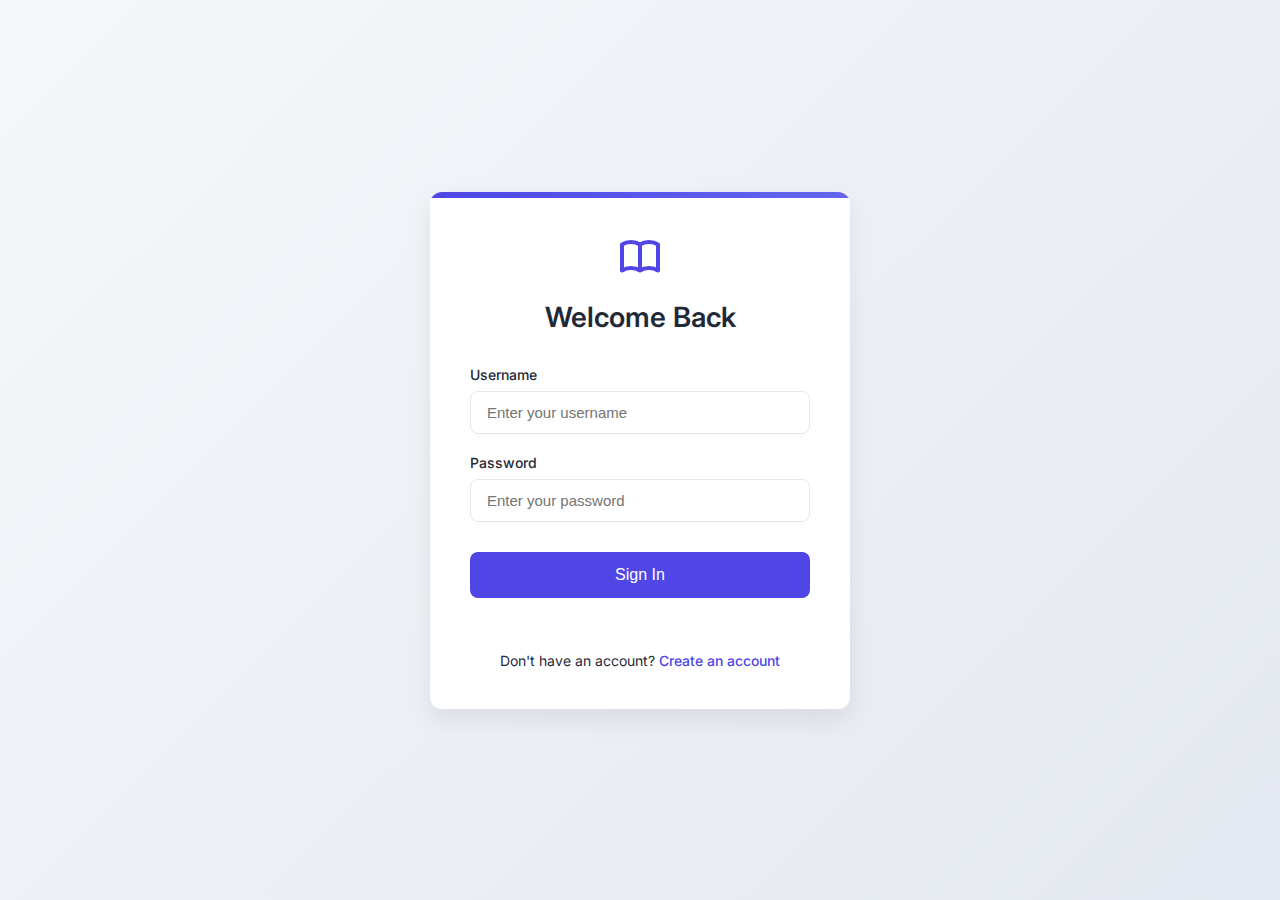
<file: store/frontend/index.html>
<!DOCTYPE html>
<html lang="en">
<head>
    <meta charset="UTF-8">
    <meta name="viewport" content="width=device-width, initial-scale=1.0">
    <title>Bookstore</title>
    <link rel="stylesheet" href="https://fonts.googleapis.com/css2?family=Inter:wght@300;400;500;600&display=swap">
    <style>
        :root {
            --primary: #4F46E5;
            --primary-light: #6366F1;
            --dark: #1F2937;
            --light: #F9FAFB;
            --gray: #E5E7EB;
            --error: #EF4444;
            --success: #10B981;
        }
        
        * {
            margin: 0;
            padding: 0;
            box-sizing: border-box;
        }
        
        body {
            font-family: 'Inter', sans-serif;
            background-color: #f5f5f5;
            color: var(--dark);
            padding: 2rem;
            min-height: 100vh;
            background-image: linear-gradient(135deg, #f5f7fa 0%, #e4e8f0 100%);
        }
        
        .container {
            max-width: 1200px;
            margin: 0 auto;
        }
        
        header {
            display: flex;
            justify-content: space-between;
            align-items: center;
            margin-bottom: 2.5rem;
            padding-bottom: 1rem;
            border-bottom: 1px solid var(--gray);
        }
        
        h1 {
            font-size: 2rem;
            font-weight: 600;
            color: var(--dark);
        }
        
        #show-cart-btn {
            background-color: var(--primary);
            color: white;
            border: none;
            padding: 0.75rem 1.5rem;
            border-radius: 8px;
            font-size: 1rem;
            font-weight: 500;
            cursor: pointer;
            transition: all 0.2s;
            display: flex;
            align-items: center;
            gap: 0.5rem;
        }
        
        #show-cart-btn:hover {
            background-color: var(--primary-light);
            transform: translateY(-2px);
            box-shadow: 0 4px 8px rgba(0, 0, 0, 0.1);
        }
        
        #show-cart-btn:active {
            transform: translateY(0);
        }
        
        #show-cart-btn svg {
            width: 1.25rem;
            height: 1.25rem;
        }
        
        #book-list {
            display: grid;
            grid-template-columns: repeat(auto-fill, minmax(300px, 1fr));
            gap: 1.5rem;
        }
        
        .book-card {
            background-color: white;
            border-radius: 12px;
            box-shadow: 0 4px 12px rgba(0, 0, 0, 0.08);
            padding: 1.5rem;
            transition: all 0.3s ease;
            display: flex;
            flex-direction: column;
            gap: 0.75rem;
            border: 1px solid var(--gray);
        }
        
        .book-card:hover {
            transform: translateY(-5px);
            box-shadow: 0 8px 24px rgba(0, 0, 0, 0.12);
        }
        
        .book-card h3 {
            font-size: 1.25rem;
            font-weight: 600;
            color: var(--dark);
            margin-bottom: 0.25rem;
        }
        
        .book-card .author {
            font-size: 0.9rem;
            color: #6B7280;
            font-style: italic;
        }
        
        .book-card .price {
            font-size: 1.1rem;
            font-weight: 600;
            color: var(--primary);
            margin: 0.5rem 0;
        }
        
        .add-to-cart-btn {
            background-color: var(--primary);
            color: white;
            border: none;
            padding: 0.75rem;
            border-radius: 8px;
            font-size: 0.9rem;
            font-weight: 500;
            cursor: pointer;
            transition: all 0.2s;
            margin-top: auto;
            display: flex;
            align-items: center;
            justify-content: center;
            gap: 0.5rem;
        }
        
        .add-to-cart-btn:hover {
            background-color: var(--primary-light);
        }
        
        .add-to-cart-btn svg {
            width: 1rem;
            height: 1rem;
        }
        
        @media (max-width: 768px) {
            body {
                padding: 1.5rem;
            }
            
            header {
                flex-direction: column;
                align-items: flex-start;
                gap: 1rem;
            }
            
            #book-list {
                grid-template-columns: 1fr;
            }
        }
    </style>
</head>
<body>
    <div class="container">
        <header>
            <h1>Available Books</h1>
            <button id="show-cart-btn">
                <svg xmlns="http://www.w3.org/2000/svg" fill="none" viewBox="0 0 24 24" stroke="currentColor">
                    <path stroke-linecap="round" stroke-linejoin="round" stroke-width="2" d="M3 3h2l.4 2M7 13h10l4-8H5.4M7 13L5.4 5M7 13l-2.293 2.293c-.63.63-.184 1.707.707 1.707H17m0 0a2 2 0 100 4 2 2 0 000-4zm-8 2a2 2 0 11-4 0 2 2 0 014 0z" />
                </svg>
                View Cart
            </button>
        </header>
        
        <div id="book-list">
            <!-- Book cards will be inserted here by JavaScript -->
            <div class="book-card">
                <h3>A.P.J. Abdul Kalam</h3>
                <p class="author">Author: Arun Tiwari</p>
                <p class="price">$100.00</p>
                <button class="add-to-cart-btn" data-book-id="1">
                    <svg xmlns="http://www.w3.org/2000/svg" fill="none" viewBox="0 0 24 24" stroke="currentColor">
                        <path stroke-linecap="round" stroke-linejoin="round" stroke-width="2" d="M12 6v6m0 0v6m0-6h6m-6 0H6" />
                    </svg>
                    Add to Cart
                </button>
            </div>
        </div>
    </div>
    <script src="script.js"></script>
</body>
</html>
</file>
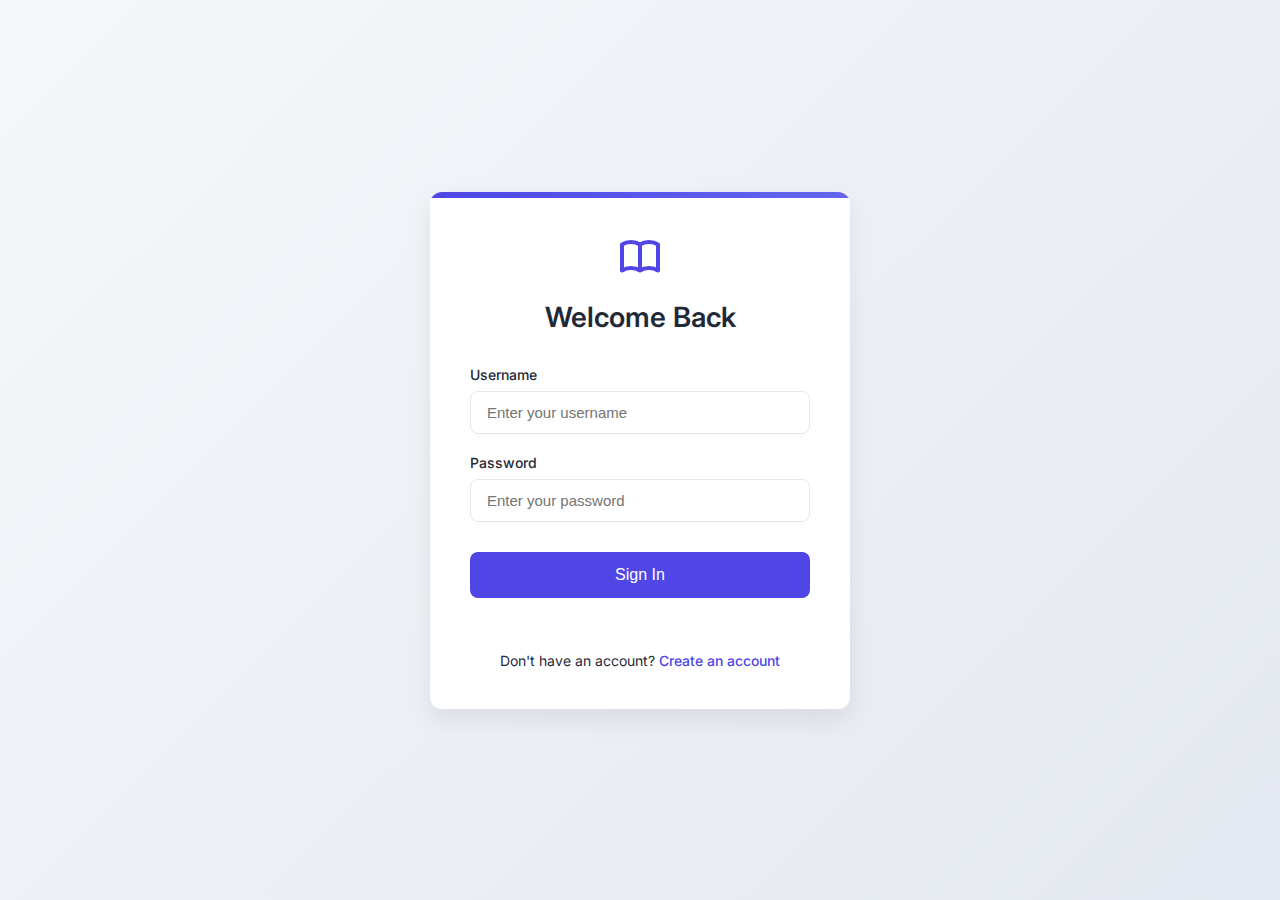
<file: store/frontend/cart.html>
<!DOCTYPE html>
<html lang="en">
<head>
    <meta charset="UTF-8">
    <meta name="viewport" content="width=device-width, initial-scale=1.0">
    <title>Your Cart</title>
    <link rel="stylesheet" href="https://fonts.googleapis.com/css2?family=Inter:wght@300;400;500;600&display=swap">
    <style>
        :root {
            --primary: #4F46E5;
            --primary-light: #6366F1;
            --dark: #1F2937;
            --light: #F9FAFB;
            --gray: #E5E7EB;
            --error: #EF4444;
            --success: #10B981;
        }
        
        * {
            margin: 0;
            padding: 0;
            box-sizing: border-box;
        }
        
        body {
            font-family: 'Inter', sans-serif;
            background-color: #f5f5f5;
            color: var(--dark);
            padding: 2rem;
            min-height: 100vh;
            background-image: linear-gradient(135deg, #f5f7fa 0%, #e4e8f0 100%);
        }
        
        .container {
            max-width: 800px;
            margin: 0 auto;
        }
        
        h1 {
            font-size: 2rem;
            font-weight: 600;
            color: var(--dark);
            margin-bottom: 2rem;
            text-align: center;
        }
        
        #cart-items {
            background-color: white;
            border-radius: 12px;
            box-shadow: 0 4px 12px rgba(0, 0, 0, 0.08);
            padding: 1.5rem;
            margin-bottom: 2rem;
        }
        
        .cart-item {
            display: grid;
            grid-template-columns: 1fr auto auto;
            gap: 1rem;
            align-items: center;
            padding: 1rem 0;
            border-bottom: 1px solid var(--gray);
        }
        
        .cart-item:last-child {
            border-bottom: none;
        }
        
        .cart-item h3 {
            font-size: 1.1rem;
            font-weight: 600;
            color: var(--dark);
        }
        
        .cart-item .quantity {
            display: flex;
            align-items: center;
            gap: 0.5rem;
        }
        
        .cart-item .price {
            font-weight: 600;
            color: var(--primary);
            min-width: 80px;
            text-align: right;
        }
        
        .empty-cart {
            text-align: center;
            padding: 2rem;
            color: #6B7280;
        }
        
        .cart-actions {
            display: flex;
            justify-content: space-between;
            align-items: center;
            margin-top: 2rem;
        }
        
        .continue-shopping {
            display: inline-flex;
            align-items: center;
            gap: 0.5rem;
            color: var(--primary);
            text-decoration: none;
            font-weight: 500;
            transition: color 0.2s;
        }
        
        .continue-shopping:hover {
            color: var(--primary-light);
            text-decoration: underline;
        }
        
        .continue-shopping svg {
            width: 1rem;
            height: 1rem;
        }
        
        .checkout-btn {
            background-color: var(--primary);
            color: white;
            border: none;
            padding: 0.75rem 1.5rem;
            border-radius: 8px;
            font-size: 1rem;
            font-weight: 500;
            cursor: pointer;
            transition: all 0.2s;
        }
        
        .checkout-btn:hover {
            background-color: var(--primary-light);
            transform: translateY(-2px);
            box-shadow: 0 4px 8px rgba(0, 0, 0, 0.1);
        }
        
        .checkout-btn:active {
            transform: translateY(0);
        }
        
        .cart-total {
            text-align: right;
            font-size: 1.2rem;
            font-weight: 600;
            margin: 1rem 0;
            color: var(--dark);
        }
        
        @media (max-width: 600px) {
            .cart-item {
                grid-template-columns: 1fr;
                gap: 0.5rem;
            }
            
            .cart-item .price {
                text-align: left;
            }
            
            .cart-actions {
                flex-direction: column-reverse;
                gap: 1rem;
                align-items: flex-start;
            }
        }
    </style>
</head>
<body>
    <div class="container">
        <h1>Your Shopping Cart</h1>
        
        <div id="cart-items">
            <!-- Example cart item (will be replaced by JavaScript) -->
            <div class="cart-item">
                <h3>A.P.J. Abdul Kalam</h3>
                <div class="quantity">Quantity: 6</div>
                <div class="price">$100.00</div>
            </div>
            
            <!-- Cart total will be added by JavaScript -->
            <div class="cart-total">Total: $600.00</div>
        </div>
        
        <div class="cart-actions">
            <a href="index.html" class="continue-shopping">
                <svg xmlns="http://www.w3.org/2000/svg" fill="none" viewBox="0 0 24 24" stroke="currentColor">
                    <path stroke-linecap="round" stroke-linejoin="round" stroke-width="2" d="M10 19l-7-7m0 0l7-7m-7 7h18" />
                </svg>
                Continue Shopping
            </a>
            <button class="checkout-btn">Proceed to Checkout</button>
        </div>
    </div>
    <script src="script.js"></script>
</body>
</html>
</file>
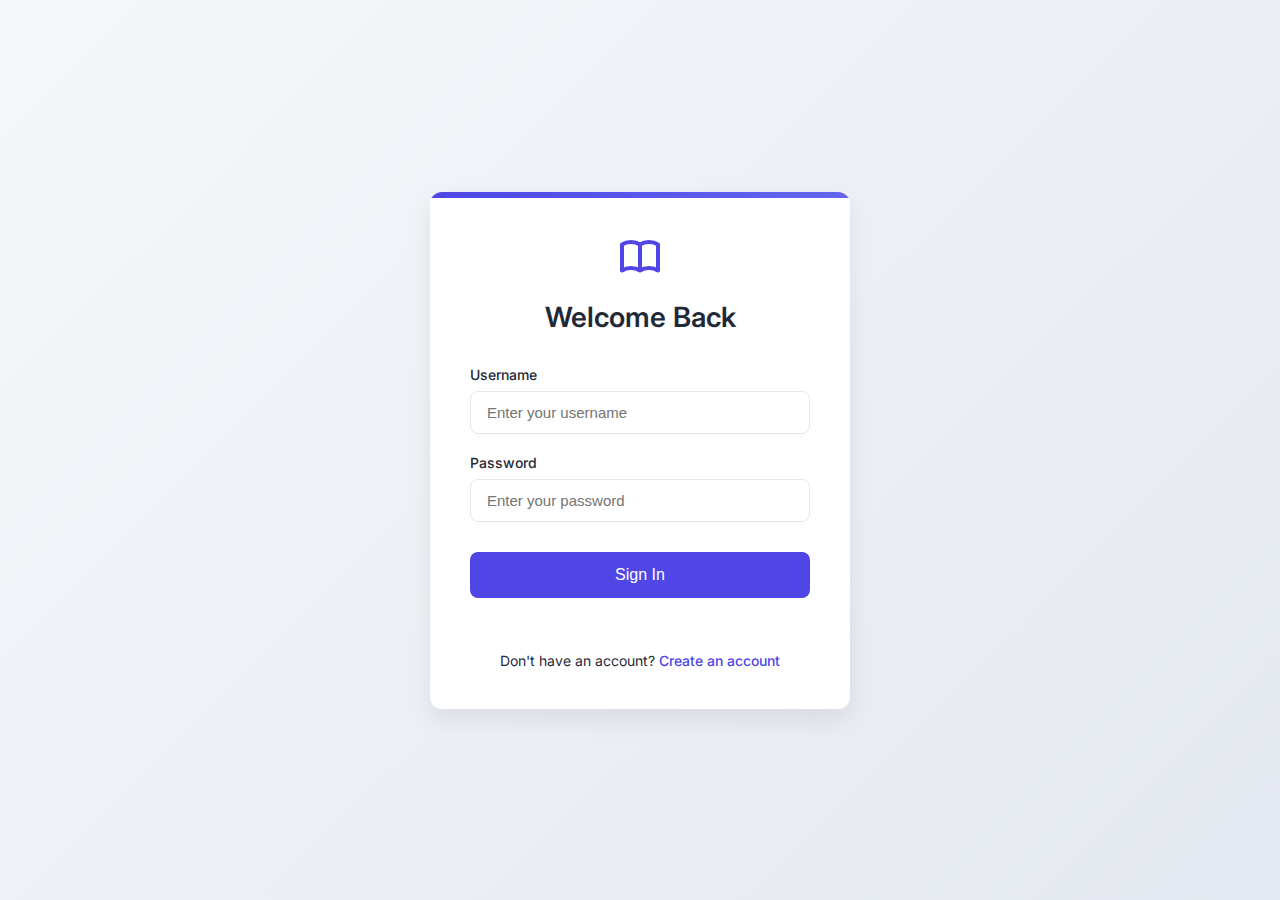
<file: store/frontend/login.html>
<!DOCTYPE html>
<html lang="en">
<head>
    <meta charset="UTF-8">
    <meta name="viewport" content="width=device-width, initial-scale=1.0">
    <title>Bookstore Login</title>
    <link rel="stylesheet" href="https://fonts.googleapis.com/css2?family=Inter:wght@300;400;500;600&display=swap">
    <style>
        :root {
            --primary: #4F46E5;
            --primary-light: #6366F1;
            --dark: #1F2937;
            --light: #F9FAFB;
            --gray: #E5E7EB;
            --error: #EF4444;
        }
        
        * {
            margin: 0;
            padding: 0;
            box-sizing: border-box;
        }
        
        body {
            font-family: 'Inter', sans-serif;
            background-color: #f5f5f5;
            color: var(--dark);
            display: flex;
            justify-content: center;
            align-items: center;
            min-height: 100vh;
            padding: 20px;
            background-image: linear-gradient(135deg, #f5f7fa 0%, #e4e8f0 100%);
        }
        
        .login-container {
            background-color: white;
            border-radius: 12px;
            box-shadow: 0 10px 25px rgba(0, 0, 0, 0.08);
            width: 100%;
            max-width: 420px;
            padding: 40px;
            position: relative;
            overflow: hidden;
        }
        
        .login-container::before {
            content: '';
            position: absolute;
            top: 0;
            left: 0;
            width: 100%;
            height: 6px;
            background: linear-gradient(90deg, var(--primary), var(--primary-light));
        }
        
        h1 {
            font-size: 28px;
            font-weight: 600;
            margin-bottom: 32px;
            color: var(--dark);
            text-align: center;
        }
        
        #login-form {
            display: flex;
            flex-direction: column;
            gap: 20px;
        }
        
        .form-group {
            display: flex;
            flex-direction: column;
            gap: 8px;
        }
        
        label {
            font-size: 14px;
            font-weight: 500;
            color: var(--dark);
        }
        
        input {
            padding: 12px 16px;
            border: 1px solid var(--gray);
            border-radius: 8px;
            font-size: 15px;
            transition: all 0.2s;
        }
        
        input:focus {
            outline: none;
            border-color: var(--primary-light);
            box-shadow: 0 0 0 3px rgba(79, 70, 229, 0.1);
        }
        
        button {
            background-color: var(--primary);
            color: white;
            border: none;
            padding: 14px;
            border-radius: 8px;
            font-size: 16px;
            font-weight: 500;
            cursor: pointer;
            transition: all 0.2s;
            margin-top: 10px;
        }
        
        button:hover {
            background-color: var(--primary-light);
            transform: translateY(-1px);
        }
        
        button:active {
            transform: translateY(0);
        }
        
        .error {
            color: var(--error);
            font-size: 14px;
            text-align: center;
            margin-top: -10px;
            min-height: 20px;
        }
        
        .register-link {
            text-align: center;
            margin-top: 24px;
            font-size: 14px;
            color: var(--dark);
        }
        
        .register-link a {
            color: var(--primary);
            text-decoration: none;
            font-weight: 500;
            transition: color 0.2s;
        }
        
        .register-link a:hover {
            color: var(--primary-light);
            text-decoration: underline;
        }
        
        .book-icon {
            display: flex;
            justify-content: center;
            margin-bottom: 20px;
        }
        
        .book-icon svg {
            width: 48px;
            height: 48px;
            color: var(--primary);
        }
    </style>
</head>
<body>
    <div class="login-container">
        <div class="book-icon">
            <svg xmlns="http://www.w3.org/2000/svg" fill="none" viewBox="0 0 24 24" stroke="currentColor">
                <path stroke-linecap="round" stroke-linejoin="round" stroke-width="2" d="M12 6.253v13m0-13C10.832 5.477 9.246 5 7.5 5S4.168 5.477 3 6.253v13C4.168 18.477 5.754 18 7.5 18s3.332.477 4.5 1.253m0-13C13.168 5.477 14.754 5 16.5 5c1.747 0 3.332.477 4.5 1.253v13C19.832 18.477 18.247 18 16.5 18c-1.746 0-3.332.477-4.5 1.253" />
            </svg>
        </div>
        <h1>Welcome Back</h1>
        <form id="login-form">
            <div class="form-group">
                <label for="username">Username</label>
                <input type="text" id="username" name="username" required placeholder="Enter your username">
            </div>
            <div class="form-group">
                <label for="password">Password</label>
                <input type="password" id="password" name="password" required placeholder="Enter your password">
            </div>
            <button type="submit">Sign In</button>
            <p id="login-error" class="error"></p>
        </form>
        <p class="register-link">Don't have an account? <a href="#">Create an account</a></p>
    </div>
    <script src="script.js"></script>
</body>
</html>
</file>
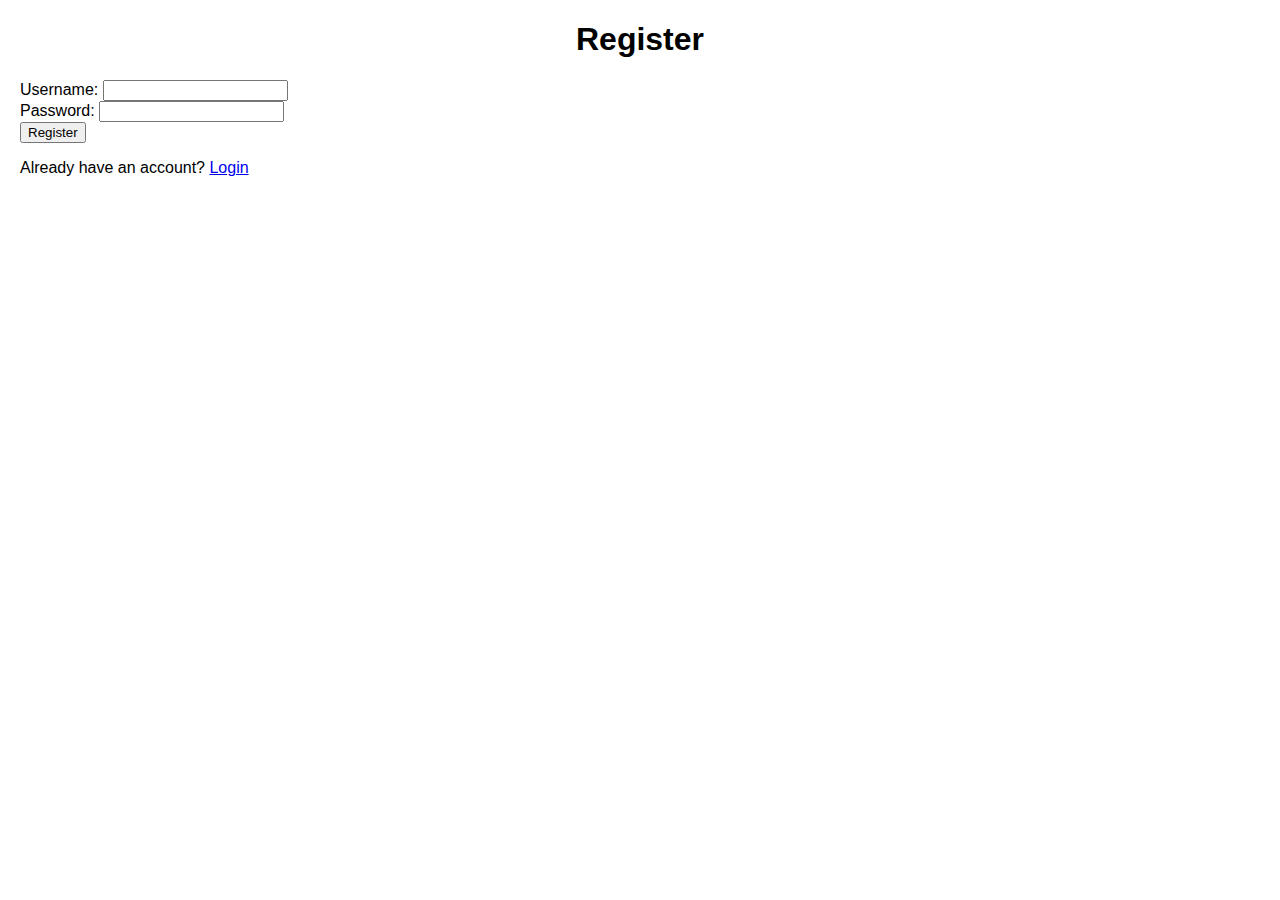
<file: store/frontend/register.html>
<!DOCTYPE html>
<html lang="en">
<head>
    <meta charset="UTF-8">
    <meta name="viewport" content="width=device-width, initial-scale=1.0">
    <title>Bookstore Registration</title>
    <link rel="stylesheet" href="style.css">
</head>
<body>
    <h1>Register</h1>
    <form id="register-form">
        <div>
            <label for="username">Username:</label>
            <input type="text" id="username" name="username" required>
        </div>
        <div>
            <label for="password">Password:</label>
            <input type="password" id="password" name="password" required>
        </div>
        <button type="submit">Register</button>
        <p id="register-error" class="error"></p>
    </form>
    <p>Already have an account? <a href="login.html">Login</a></p>
    <script src="script.js"></script>
</body>
</html>
</file>
<file: store/frontend/style.css>
body {
    font-family: sans-serif;
    margin: 20px;
}

h1 {
    text-align: center;
}

#book-list {
    display: grid;
    grid-template-columns: repeat(auto-fit, minmax(300px, 1fr));
    gap: 20px;
    margin-top: 20px;
}

.book-item {
    border: 1px solid #ccc;
    padding: 15px;
    border-radius: 5px;
}

.book-item h3 {
    margin-top: 0;
}

.error {
    color: red;
}
</file>
